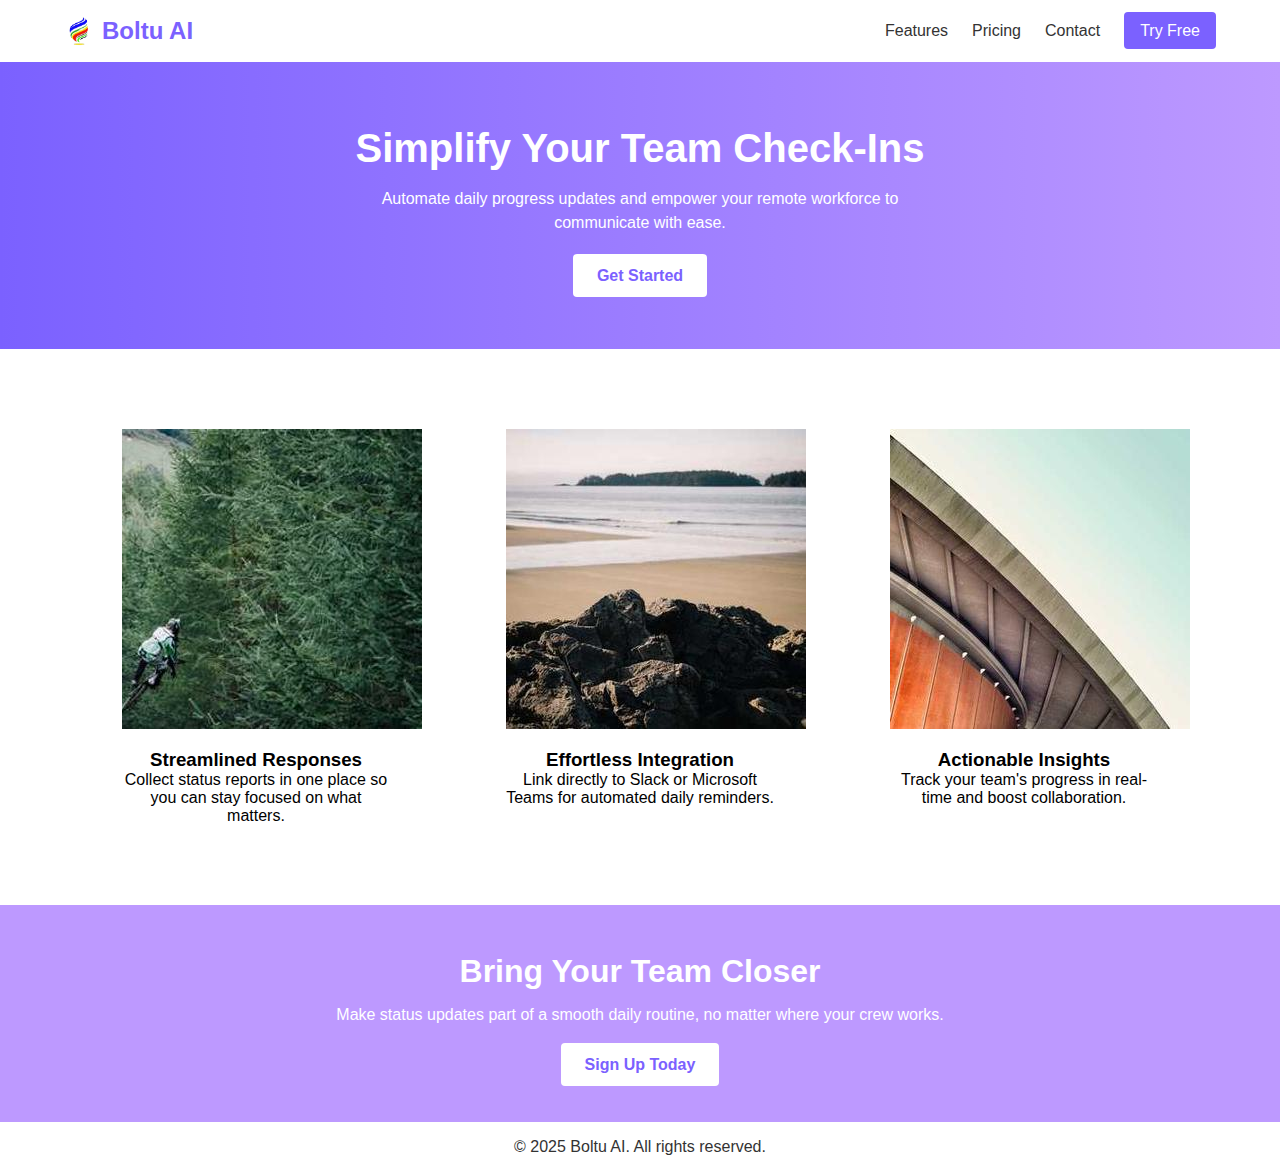
<file: standup/index.html>
<!DOCTYPE html>
<html lang="en">
<head>
  <meta charset="UTF-8" />
  <title>Boltu AI Standup</title>
  <link rel="stylesheet" href="css/main.css" />
</head>
<body>
  <div class="container">
    <!-- Header & Navigation -->
    <header>
      <nav>
        <h1>
            <img src="../images/boltu.jpg" alt="B" class="icon" />
            Boltu AI
        </h1>
        <ul>
          <li><a href="#">Features</a></li>
          <li><a href="#">Pricing</a></li>
          <li><a href="#">Contact</a></li>
          <li><a href="#" class="btn-signup">Try Free</a></li>
        </ul>
      </nav>

      <!-- Hero Banner -->
      <section class="hero">
        <h2>Simplify Your Team Check-Ins</h2>
        <p>Automate daily progress updates and empower your remote workforce to communicate with ease.</p>
        <a href="#" class="btn-cta">Get Started</a>
      </section>
    </header>

    <!-- Main Content -->
    <main>
      <!-- Features Section -->
      <section class="features">
        <div class="feature-card">
          <img src="images/feature1.jpg" alt="Feature 1" />
          <h3>Streamlined Responses</h3>
          <p>Collect status reports in one place so you can stay focused on what matters.</p>
        </div>
        <div class="feature-card">
          <img src="images/feature2.jpg" alt="Feature 2" />
          <h3>Effortless Integration</h3>
          <p>Link directly to Slack or Microsoft Teams for automated daily reminders.</p>
        </div>
        <div class="feature-card">
          <img src="images/feature3.jpg" alt="Feature 3" />
          <h3>Actionable Insights</h3>
          <p>Track your team's progress in real-time and boost collaboration.</p>
        </div>
      </section>

      <!-- Call to Action -->
      <section class="call-to-action">
        <h2>Bring Your Team Closer</h2>
        <p>Make status updates part of a smooth daily routine, no matter where your crew works.</p>
        <a href="#" class="btn-cta">Sign Up Today</a>
      </section>
    </main>

    <!-- Footer -->
    <footer>
      <p>&copy; 2025 Boltu AI. All rights reserved.</p>
    </footer>
  </div>
</body>
</html>
</file>
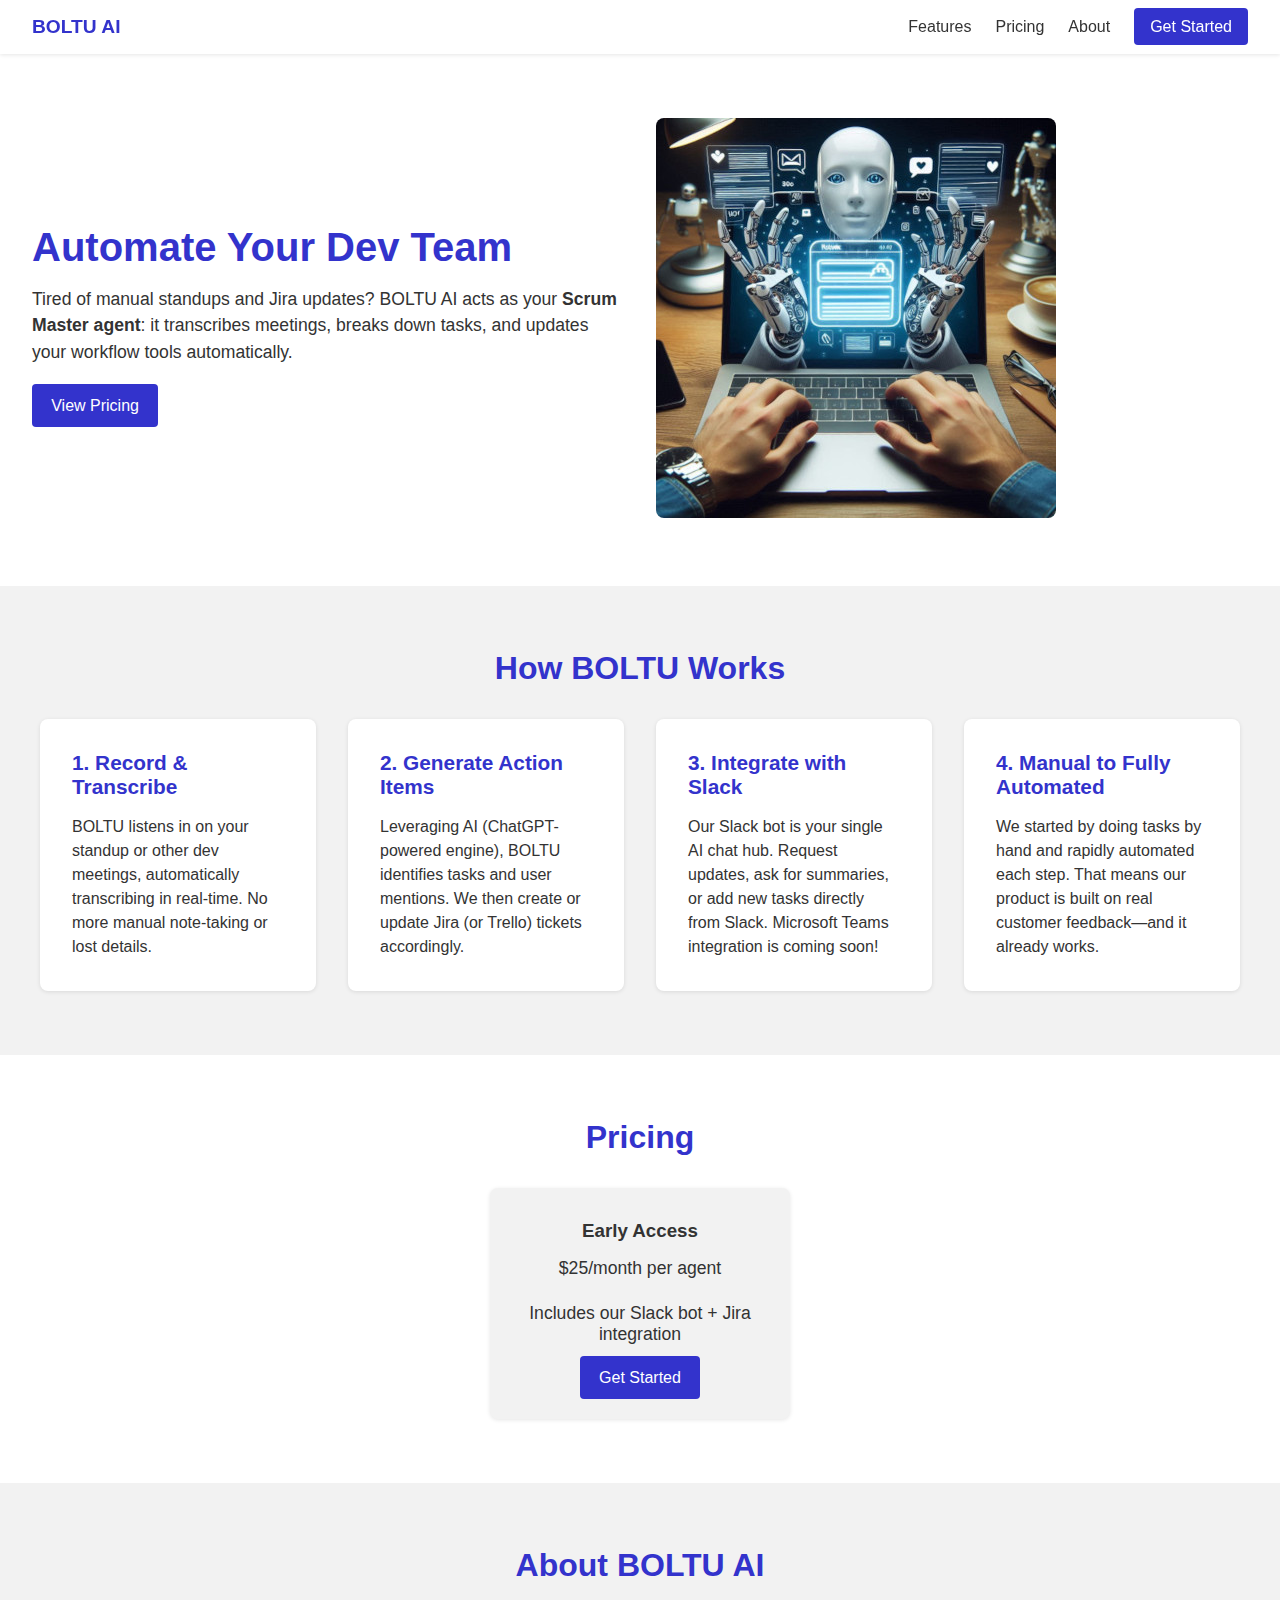
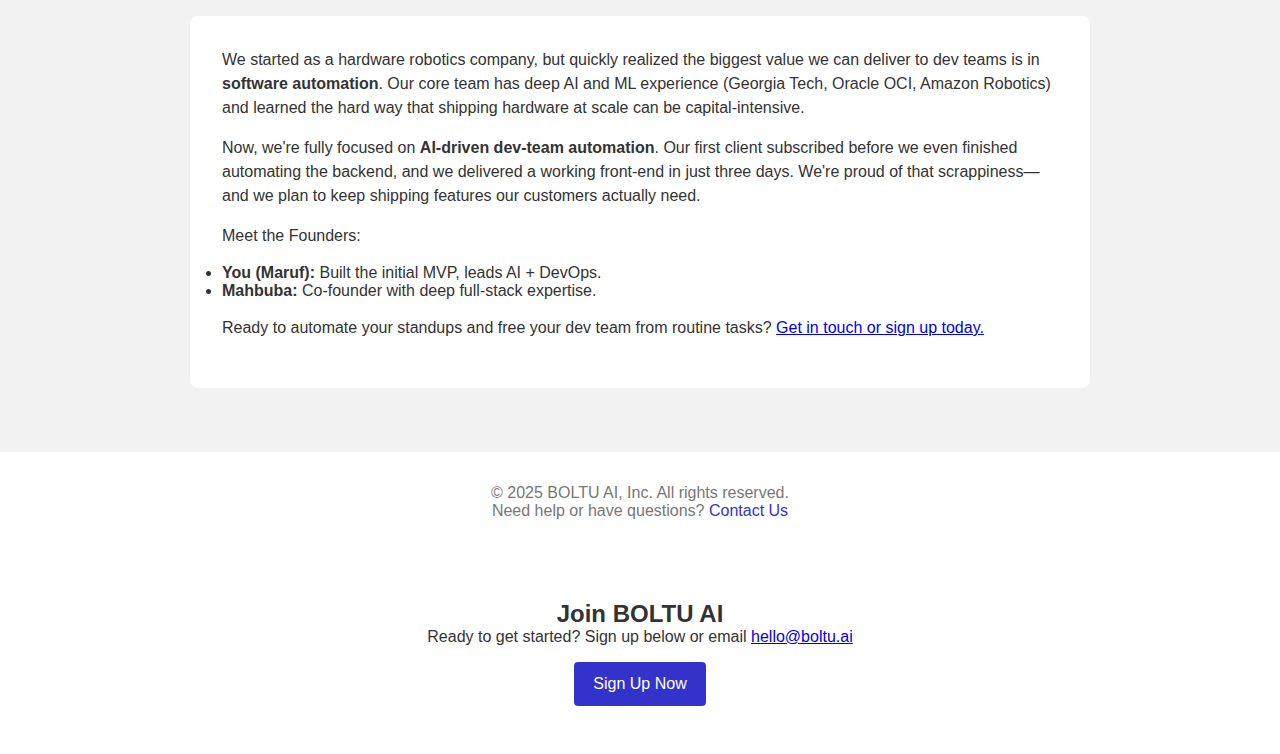
<file: truckermate.html>
<!DOCTYPE html>
<html lang="en">
<head>
  <meta charset="UTF-8" />
  <meta name="viewport" content="width=device-width, initial-scale=1.0"/>
  <title>BOLTU AI – Automate Your Dev Team</title>
  <!-- Example: Adjust these to match your brand's color palette -->
  <link rel="stylesheet" href="css/main2.css" />
</head>

<body>

  <!-- Navigation -->
  <nav>
    <div class="logo">BOLTU AI</div>
    <ul>
      <li><a href="#features">Features</a></li>
      <li><a href="#pricing">Pricing</a></li>
      <li><a href="#about">About</a></li>
      <li><a class="cta-btn" href="#signup">Get Started</a></li>
    </ul>
  </nav>

  <!-- Hero Section -->
  <section class="hero">
    <div class="hero-text">
      <h1>Automate Your Dev Team</h1>
      <p>
        Tired of manual standups and Jira updates? BOLTU AI acts as your <strong>Scrum Master agent</strong>: it
        transcribes meetings, breaks down tasks, and updates your workflow tools automatically. 
      </p>
      <a href="#pricing">View Pricing</a>
    </div>
    <div class="hero-image">
      <img src="images/hero.jpg" alt="Hero Image Placeholder" />
    </div>
  </section>

  <!-- Features / How It Works -->
  <section class="features" id="features">
    <h2>How BOLTU Works</h2>
    <div class="feature-grid">
      <div class="feature-item">
        <h3>1. Record & Transcribe</h3>
        <p>
          BOLTU listens in on your standup or other dev meetings, automatically transcribing in real-time. No more 
          manual note-taking or lost details.
        </p>
      </div>
      <div class="feature-item">
        <h3>2. Generate Action Items</h3>
        <p>
          Leveraging AI (ChatGPT-powered engine), BOLTU identifies tasks and user mentions. We then create or update 
          Jira (or Trello) tickets accordingly.
        </p>
      </div>
      <div class="feature-item">
        <h3>3. Integrate with Slack</h3>
        <p>
          Our Slack bot is your single AI chat hub. Request updates, ask for summaries, or add new tasks directly from 
          Slack. Microsoft Teams integration is coming soon!
        </p>
      </div>
      <div class="feature-item">
        <h3>4. Manual to Fully Automated</h3>
        <p>
          We started by doing tasks by hand and rapidly automated each step. That means our product is built on real 
          customer feedback—and it already works.
        </p>
      </div>
    </div>
  </section>

  <!-- Pricing Section -->
  <section class="pricing" id="pricing">
    <h2>Pricing</h2>
    <div class="price-box">
      <h3>Early Access</h3>
      <p>$25/month per agent</p>
      <p>Includes our Slack bot + Jira integration</p>
      <a href="#signup">Get Started</a>
    </div>
  </section>

  <!-- About / Team Section -->
  <section class="about" id="about">
    <h2>About BOLTU AI</h2>
    <div class="about-content">
      <p>
        We started as a hardware robotics company, but quickly realized the biggest value we can deliver to 
        dev teams is in <strong>software automation</strong>. Our core team has deep AI and ML experience 
        (Georgia Tech, Oracle OCI, Amazon Robotics) and learned the hard way that shipping hardware at scale 
        can be capital-intensive.
      </p>
      <p>
        Now, we're fully focused on <strong>AI-driven dev-team automation</strong>. Our first client subscribed 
        before we even finished automating the backend, and we delivered a working front-end in just three days. 
        We're proud of that scrappiness—and we plan to keep shipping features our customers actually need.
      </p>
      <p>
        Meet the Founders:
        <ul>
          <li><strong>You (Maruf):</strong> Built the initial MVP, leads AI + DevOps.</li>
          <li><strong>Mahbuba:</strong> Co-founder with deep full-stack expertise.</li>
        </ul>
      </p>
      <p>
        Ready to automate your standups and free your dev team from routine tasks? 
        <a href="#signup">Get in touch or sign up today.</a>
      </p>
    </div>
  </section>

  <!-- Footer -->
  <footer>
    <p>&copy; 2025 BOLTU AI, Inc. All rights reserved.</p>
    <p>Need help or have questions? <a href="mailto:hello@boltu.ai">Contact Us</a></p>
  </footer>

  <!-- Optional Signup Anchor -->
  <section id="signup" style="padding:3rem 2rem; text-align:center; background:white;">
    <h2>Join BOLTU AI</h2>
    <p>Ready to get started? Sign up below or email <a href="mailto:hello@boltu.ai">hello@boltu.ai</a></p>
    <!-- Replace this with a form or link to your signup page -->
    <a href="https://example.com/signup" style="display:inline-block;margin-top:1rem;padding:0.8rem 1.2rem;background:var(--primary-color);color:#fff;border-radius:4px;text-decoration:none;">Sign Up Now</a>
  </section>

</body>
</html>
</file>
<file: standup/css/main.css>
/* Global Styles */
* {
    margin: 0;
    padding: 0;
    box-sizing: border-box;
    font-family: 'Helvetica Neue', sans-serif;
  }
  
  /* Limit page width to ~980px, similar to Facebook */
  .container {
    max-width: 1280px;
    margin: 0 auto;
    background-color: #f3f4f6;
  }
  
  /* Navigation Bar */
  nav {
    display: flex;
    justify-content: space-between;
    align-items: center;
    background-color: #fff;
    padding: 1rem 5%;
  }
  
  nav h1 {
    font-size: 1.5rem;
    color: #7b61ff;
    display: flex; /* So the image and text can be aligned horizontally */
    align-items: center;
  }
  
  /* Image icon for top h1 */
  .icon {
    width: 30px;          /* Adjust as needed */
    height: auto;         /* Maintain aspect ratio */
    margin-right: 0.5rem; /* Spacing between icon and text */
    vertical-align: middle;
  }
  
  nav ul {
    display: flex;
    list-style: none;
  }
  
  nav ul li {
    margin-left: 1.5rem;
  }
  
  nav ul li a {
    text-decoration: none;
    color: #333;
    transition: color 0.3s ease;
  }
  
  nav ul li a:hover {
    color: #7b61ff;
  }
  
  .btn-signup {
    background-color: #7b61ff;
    color: #fff;
    padding: 0.6rem 1rem;
    border-radius: 4px;
    transition: background-color 0.3s ease;
  }
  
  .btn-signup:hover {
    background-color: #6a50e5;
  }
  
  /* Hero Section */
  .hero {
    background: linear-gradient(to right, #7b61ff, #bd99ff);
    color: #fff;
    text-align: center;
    padding: 4rem 2rem;
  }
  
  .hero h2 {
    font-size: 2.5rem;
    margin-bottom: 1rem;
  }
  
  .hero p {
    max-width: 600px;
    margin: 0.5rem auto 2rem auto;
    line-height: 1.5;
  }
  
  .btn-cta {
    background-color: #fff;
    color: #7b61ff;
    padding: 0.8rem 1.5rem;
    text-decoration: none;
    border-radius: 4px;
    font-weight: bold;
    transition: background-color 0.3s ease, color 0.3s ease;
  }
  
  .btn-cta:hover {
    background-color: #f4f4f4;
    color: #6a50e5;
  }
  
  /* Features Section */
  .features {
    display: flex;
    justify-content: space-around;
    flex-wrap: wrap;
    padding: 3rem 5%;
    background-color: #fff;
  }
  
  .feature-card {
    max-width: 300px;
    text-align: center;
    margin: 1rem;
    padding: 1rem;
    border-radius: 8px;
    transition: box-shadow 0.3s ease;
  }
  
  .feature-card:hover {
    box-shadow: 0 5px 20px rgba(0,0,0,0.1);
  }
  
  .feature-card img {
    width: 300px;
    margin-bottom: 1rem;
  }
  
  /* Call to Action */
  .call-to-action {
    text-align: center;
    padding: 3rem 2rem;
    background-color: #bd99ff;
    color: #fff;
  }
  
  .call-to-action h2 {
    font-size: 2rem;
    margin-bottom: 1rem;
  }
  
  .call-to-action p {
    margin-bottom: 2rem;
  }
  
  /* Footer */
  footer {
    text-align: center;
    padding: 1rem 0;
    background-color: #fff;
    color: #333;
  }
</file>
<file: css/main2.css>
:root {
    --primary-color: #3333cc; /* Example accent color */
    --secondary-color: #f2f2f2; 
    --text-color: #333;
    --heading-font: 'Helvetica Neue', Arial, sans-serif;
    --body-font: 'Helvetica', Arial, sans-serif;
  }

  * {
    margin: 0;
    padding: 0;
    box-sizing: border-box;
    font-family: var(--body-font);
  }

  body {
    background: var(--secondary-color);
    color: var(--text-color);
  }

  /* Navbar */
  nav {
    display: flex;
    justify-content: space-between;
    align-items: center;
    background: white;
    padding: 1rem 2rem;
    box-shadow: 0 1px 4px rgba(0,0,0,0.1);
    position: sticky;
    top: 0;
    z-index: 999;
  }
  nav .logo {
    font-weight: bold;
    font-size: 1.2rem;
    color: var(--primary-color);
  }
  nav ul {
    list-style: none;
    display: flex;
    gap: 1.5rem;
  }
  nav ul li a {
    text-decoration: none;
    color: var(--text-color);
    font-weight: 500;
  }
  nav .cta-btn {
    background: var(--primary-color);
    color: #fff;
    padding: 0.6rem 1rem;
    border-radius: 4px;
    text-decoration: none;
    transition: background 0.3s;
  }
  nav .cta-btn:hover {
    background: #2626b2; /* Slightly darker shade */
  }

  /* Hero Section */
  .hero {
    display: flex;
    align-items: center;
    justify-content: space-between;
    padding: 4rem 2rem;
    background: #fff;
  }
  .hero-text {
    flex: 1;
    margin-right: 2rem;
  }
  .hero-text h1 {
    font-family: var(--heading-font);
    font-size: 2.5rem;
    margin-bottom: 1rem;
    color: var(--primary-color);
  }
  .hero-text p {
    font-size: 1.1rem;
    line-height: 1.5;
    margin-bottom: 2rem;
  }
  .hero-text a {
    background: var(--primary-color);
    color: #fff;
    padding: 0.8rem 1.2rem;
    border-radius: 4px;
    text-decoration: none;
    transition: background 0.3s;
  }
  .hero-text a:hover {
    background: #2626b2;
  }
  .hero-image {
    flex: 1;
  }
  .hero-image img {
    max-width: 100%;
    border-radius: 8px;
  }

  /* Features / How It Works */
  .features {
    padding: 4rem 2rem;
    background: var(--secondary-color);
  }
  .features h2 {
    text-align: center;
    font-size: 2rem;
    margin-bottom: 2rem;
    font-family: var(--heading-font);
    color: var(--primary-color);
  }
  .feature-grid {
    display: grid;
    grid-template-columns: repeat(auto-fit, minmax(250px, 1fr));
    gap: 2rem;
    max-width: 1200px;
    margin: 0 auto;
  }
  .feature-item {
    background: #fff;
    padding: 2rem;
    border-radius: 8px;
    box-shadow: 0 1px 4px rgba(0,0,0,0.1);
  }
  .feature-item h3 {
    margin-bottom: 1rem;
    color: var(--primary-color);
    font-size: 1.3rem;
  }
  .feature-item p {
    line-height: 1.5;
  }

  /* Pricing */
  .pricing {
    padding: 4rem 2rem;
    background: #fff;
    text-align: center;
  }
  .pricing h2 {
    font-family: var(--heading-font);
    font-size: 2rem;
    margin-bottom: 2rem;
    color: var(--primary-color);
  }
  .pricing .price-box {
    display: inline-block;
    background: var(--secondary-color);
    padding: 2rem;
    border-radius: 8px;
    box-shadow: 0 1px 4px rgba(0,0,0,0.1);
    max-width: 300px;
  }
  .pricing .price-box h3 {
    margin-bottom: 1rem;
    color: var(--text-color);
  }
  .pricing .price-box p {
    margin-bottom: 1.5rem;
    font-size: 1.1rem;
  }
  .pricing .price-box a {
    background: var(--primary-color);
    color: #fff;
    padding: 0.8rem 1.2rem;
    border-radius: 4px;
    text-decoration: none;
    transition: background 0.3s;
  }
  .pricing .price-box a:hover {
    background: #2626b2;
  }

  /* About/Team Section */
  .about {
    padding: 4rem 2rem;
    background: var(--secondary-color);
    text-align: center;
  }
  .about h2 {
    font-family: var(--heading-font);
    font-size: 2rem;
    margin-bottom: 2rem;
    color: var(--primary-color);
  }
  .about-content {
    max-width: 900px;
    margin: 0 auto;
    text-align: left;
    background: #fff;
    padding: 2rem;
    border-radius: 8px;
  }
  .about-content p {
    line-height: 1.5;
    margin-bottom: 1rem;
  }

  /* Footer */
  footer {
    background: #fff;
    text-align: center;
    padding: 2rem;
  }
  footer p {
    color: #777;
  }
  footer a {
    color: var(--primary-color);
    text-decoration: none;
  }
</file>
